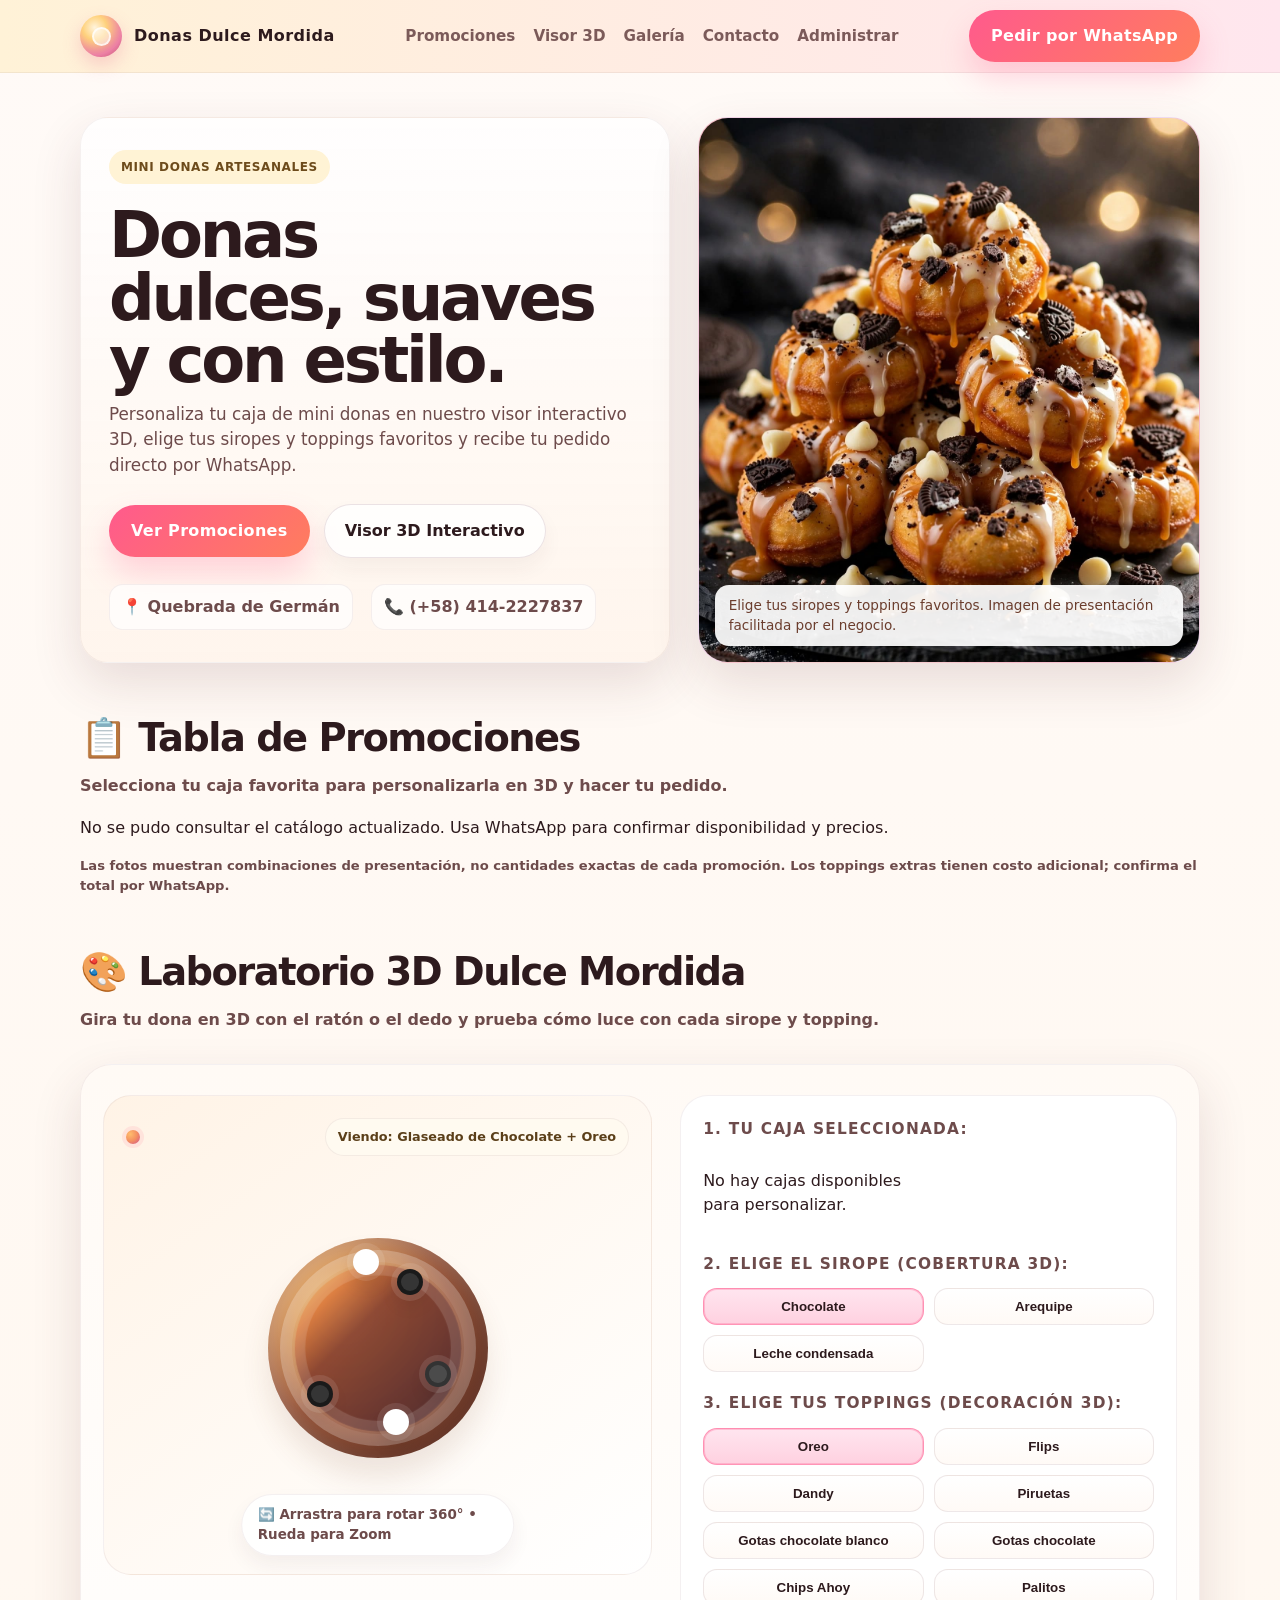
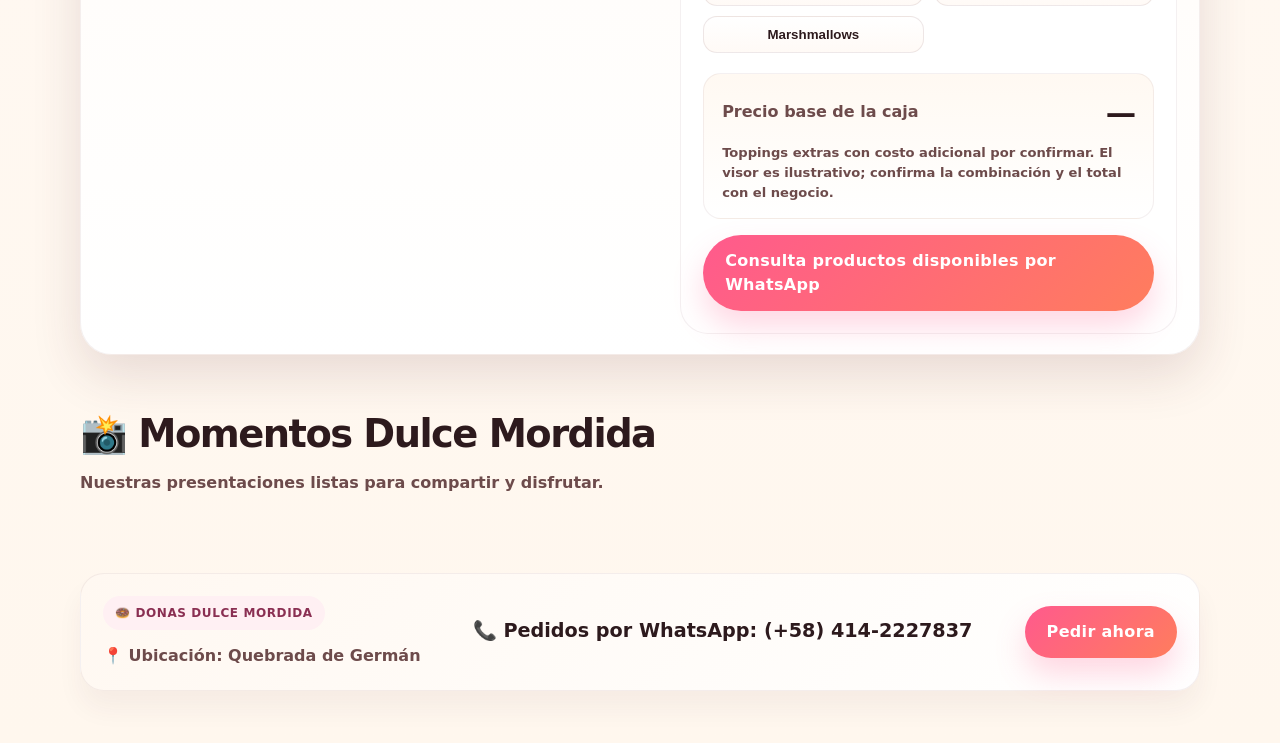
<file: index.html>
<!DOCTYPE html>
<html lang="es">
<head>
  <meta charset="UTF-8" />
  <meta name="viewport" content="width=device-width, initial-scale=1.0" />
  <title>Donas Dulce Mordida</title>
  <meta name="referrer" content="no-referrer" />
  <meta name="description" content="Donas Dulce Mordida — mini donas artesanales, personalización 3D y pedidos por WhatsApp." />
  <style>
    :root{
      --bg:#fffaf5;
      --panel:#fff;
      --rose:#ff5a8d;
      --rose-dark:#d93d73;
      --cream:#ffe7c2;
      --gold:#ffb84d;
      --brown:#6b3d2d;
      --choco:#3c1b1f;
      --text:#2d1a1d;
      --muted:#6d4b4b;
      --shadow:0 20px 50px rgba(89, 42, 48, 0.14);
      --card:#fff7f2;
      --success:#4caf50;
      --pink-soft:#ffd9e7;
      --lemon:#ffe898;
    }

    [hidden]{display:none!important}
    *{box-sizing:border-box}
    html{scroll-behavior:smooth}
    body{
      margin:0;
      font-family: system-ui, -apple-system, BlinkMacSystemFont, "Segoe UI", sans-serif;
      background:linear-gradient(180deg,#fffaf7 0%,#fff7ee 100%);
      color:var(--text);
      line-height:1.5;
    }

    a{color:inherit;text-decoration:none}
    img{max-width:100%; display:block}
    .container{
      width:min(1120px, calc(100% - 32px));
      margin:0 auto;
    }

    .topbar{
      background:linear-gradient(90deg, #fff2d7, #ffe6ee);
      border-bottom:1px solid rgba(109,75,75,0.08);
      position:sticky;
      top:0;
      z-index:15;
      backdrop-filter: blur(8px);
    }

    .topbar .container{
      display:flex;align-items:center;justify-content:space-between;
      min-height:72px; gap:16px;
    }

    .brand{
      display:flex;align-items:center;gap:12px;
      font-weight:800; letter-spacing:0.03em;
    }

    .brand-mark{
      width:42px;height:42px;border-radius:50%;
      background:radial-gradient(circle at 35% 30%, #fff4dd 0%, #ffd27d 30%, #ff8bb2 68%, #d5547a 100%);
      box-shadow:inset -7px -10px 12px rgba(0,0,0,0.08), 0 8px 18px rgba(234,110,149,0.28);
      position:relative;
    }

    .brand-mark::before{
      content:"";
      position:absolute; inset:12px 11px 11px 12px;
      border-radius:50%;
      background:rgba(255,255,255,0.5);
      border:2px solid rgba(255,255,255,0.7);
    }

    .nav{
      display:flex;align-items:center;gap:18px; flex-wrap:wrap;
      font-size:0.95rem; font-weight:600; color:var(--muted);
    }

    .nav a{opacity:0.9}
    .nav a:hover{opacity:1;color:var(--rose-dark)}

    .cta{
      display:inline-flex;align-items:center;justify-content:center;
      gap:10px;
      border:none;border-radius:999px; padding:14px 22px;
      background:linear-gradient(135deg, var(--rose), #ff7d5d);
      color:white; font-weight:800; letter-spacing:0.02em;
      box-shadow:0 16px 30px rgba(255, 99, 146, .25);
      cursor:pointer;
      transition:transform .2s ease, box-shadow .2s ease;
    }

    .cta:hover{
      transform:translateY(-2px);
      box-shadow:0 20px 32px rgba(255, 99, 146, .30);
    }

    .hero{
      padding:44px 0 22px;
    }

    .hero-wrap{
      display:grid;grid-template-columns:1.08fr .92fr; gap:28px;
      align-items:stretch;
    }

    .hero-box{
      background:linear-gradient(180deg, rgba(255,255,255,0.8), rgba(255,244,236,0.9));
      border-radius:28px;
      padding:32px 28px;
      box-shadow:var(--shadow);
      border:1px solid rgba(131,87,95,0.08);
    }

    .eyebrow{
      display:inline-block;
      background:#fff3d5;
      color:#6d4b1b;
      padding:8px 12px; border-radius:999px; font-weight:700;
      font-size:.75rem; letter-spacing:0.05em; text-transform:uppercase;
    }

    h1{
      margin:20px 0 10px;
      font-size: clamp(2.5rem, 5vw, 5rem);
      line-height:0.98;
      letter-spacing:-0.05em;
    }

    .hero-copy p{
      margin:0;
      color:var(--muted);
      font-size:1.05rem;
      max-width:640px;
    }

    .hero-actions{
      display:flex;align-items:center; flex-wrap:wrap; gap:14px; margin-top:26px;
    }

    .ghost{
      display:inline-flex;align-items:center;justify-content:center;
      border:1px solid rgba(112,61,77,0.14);
      background:rgba(255,255,255,0.8);
      color:var(--text);
      border-radius:999px;
      padding:14px 20px;
      font-weight:700;
      box-shadow:0 10px 20px rgba(80, 31, 47, 0.05);
    }

    .meta{
      display:flex; align-items:center; gap:18px; flex-wrap:wrap;
      margin-top:26px; font-weight:700; color:var(--muted);
    }

    .meta-item{
      display:flex;align-items:center;gap:10px;
      background:rgba(255,255,255,0.7);
      padding:10px 12px; border-radius:14px;
      border:1px solid rgba(112,61,77,0.08);
    }

    .mini-donut-art{
      position:relative; min-height:440px; border-radius:30px;
      background:radial-gradient(circle at 30% 20%, #fff7d6 0%, #ffd5d9 22%, #ffc0cf 35%, #f7e7ff 100%);
      overflow:hidden;
      box-shadow:var(--shadow);
      border:1px solid rgba(131,87,95,0.08);
    }

    .mini-donut-art::before{
      content:"";
      position:absolute; inset:0;
      background:
        radial-gradient(circle at 22% 25%, rgba(255,255,255,.55), transparent 13%),
        radial-gradient(circle at 72% 65%, rgba(255,255,255,.38), transparent 17%),
        radial-gradient(circle at 50% 80%, rgba(255,255,255,.2), transparent 28%);
    }

    .donut-scene{
      position:absolute; inset:0;
      display:grid; place-items:center;
      transform:translateY(12px);
    }

    .donut{
      position:relative;
      width:238px; height:238px;
      border-radius:50%;
      background: radial-gradient(circle at 35% 35%, #f5d2a0 0%, #e9a870 24%, #c9743d 44%, #7d3f2b 100%);
      box-shadow:
       inset -18px -14px 30px rgba(0,0,0,.14),
       inset 12px 10px 18px rgba(255,255,255,.22),
       0 24px 35px rgba(126,67,39,0.2);
      animation: floaty 6s ease-in-out infinite;
    }

    @keyframes floaty{
      0%,100%{transform:translateY(0) rotate(0deg)}
      50%{transform:translateY(-8px) rotate(3deg)}
    }

    .donut::before{
      content:"";
      position:absolute; inset:18px;
      border-radius:50%;
      background: rgba(255,255,255,0.2);
      box-shadow: inset 0 0 0 14px rgba(255,255,255,0.1);
    }

    .donut::after{
      content:"";
      position:absolute; inset:18px 18px 18px 18px;
      border-radius:50%;
      background:
        radial-gradient(circle at 50% 50%, rgba(255,255,255,0.12) 0 62%, transparent 63%),
        radial-gradient(circle at 50% 50%, transparent 0 70%, rgba(122,59,38,0.25) 71%);
      transform: rotate(-18deg);
    }

    .glaze{
      position:absolute; inset: 30px 30px 34px 30px;
      border-radius:50%;
      background:
        radial-gradient(circle at 25% 25%, rgba(255,255,255,0.58), transparent 17%),
        linear-gradient(135deg, #ffcf69, #f58d6f 30%, #d24b82 68%, #b93a7c);
      transform:scale(1.04);
      opacity:.92;
      box-shadow: inset 0 0 0 10px rgba(255,255,255,0.15);
    }

    .topping{
      position:absolute; border-radius:50%;
      animation: halo 3s ease-in-out infinite;
    }

    .topping:nth-child(1){ width:32px; height:32px; background:#ffb83d; left:20%; top:31%; }
    .topping:nth-child(2){ width:28px; height:28px; background:#efe1b5; right:26%; top:24%; }
    .topping:nth-child(3){ width:32px; height:32px; background:#4a3427; left:40%; bottom:18%; }
    .topping:nth-child(4){ width:34px; height:34px; background:#fff; right:20%; bottom:26%; }
    .topping:nth-child(5){ width:36px; height:36px; background:#ff6ba3; left:21%; bottom:33%; }

    @keyframes halo{
      0%,100%{transform:scale(1) translateY(0)}
      50%{transform:scale(1.1) translateY(-5px)}
    }

    .floating-badge{
      position:absolute;
      padding:12px 16px;
      border-radius:14px;
      background:rgba(255,255,255,0.88);
      box-shadow:0 12px 18px rgba(80,31,47,0.12);
      font-weight:700;
      color:var(--rose-dark);
      backdrop-filter:blur(4px);
    }

    .badge-1{ left:34px; top:34px; }
    .badge-2{ right:28px; bottom:34px; }
    .badge-3{ left:50%; top:10%; transform:translateX(-50%); }

    .section{
      padding:24px 0 10px;
    }

    .title-row{
      display:flex;align-items:end;justify-content:space-between; gap:16px; margin-bottom:18px;
    }

    h2{
      font-size: clamp(2rem, 3vw, 3rem);
      margin:0;
      letter-spacing:-0.04em;
    }

    .subtitle{
      color:var(--muted); font-weight:600; margin-top:8px;
    }

    .promo-grid{
      display:grid;
      grid-template-columns:repeat(2, minmax(240px,1fr));
      gap:18px;
      margin-top:18px;
    }

    .promo-card{
      background:linear-gradient(180deg,#fff8f2,#fff);
      border:1px solid rgba(112,61,77,0.09);
      border-radius:24px;
      overflow:hidden;
      box-shadow:0 18px 26px rgba(85,48,52,0.06);
      position:relative;
    }

    .promo-card .visual{
      height:220px;
      position:relative;
      background:linear-gradient(135deg, #ffd7d2, #fff1c7 44%, #fdd6f0 100%);
      display:grid; place-items:center;
      overflow:hidden;
    }

    .promo-card .visual::before{
      content:"";
      position:absolute; inset:0;
      background:
        radial-gradient(circle at 20% 25%, rgba(255,255,255,.7), transparent 15%),
        radial-gradient(circle at 72% 28%, rgba(255,255,255,.6), transparent 18%),
        linear-gradient(180deg, rgba(255,255,255,0.08), rgba(255,255,255,0));
    }

    .promo-card .mini{
      position:relative; width:136px; height:136px; border-radius:50%;
      background:radial-gradient(circle at 35% 35%, #f3c37f 0%, #e49d52 40%, #ba5d3a 100%);
      box-shadow:inset -12px -10px 18px rgba(0,0,0,0.12), 0 14px 24px rgba(146,71,41,.16);
    }

    .promo-card .mini::before{
      content:"";
      position:absolute; inset:18px;
      border-radius:50%;
      background:linear-gradient(135deg, #fff2b9, #ffb4b4 55%, #ff8aa9);
      box-shadow:inset 0 0 0 10px rgba(255,255,255,0.16);
    }

    .promo-card-content{
      padding:20px 20px 22px;
    }

    .promo-card h3{
      margin:0 0 8px; font-size:1.5rem; letter-spacing:-0.03em;
    }

    .promo-card p{
      margin:0; color:var(--muted); font-weight:600;
    }

    .promo-tag{
      position:absolute; top:16px; left:16px; background:rgba(255,255,255,0.88);
      color:var(--rose-dark); font-weight:800; padding:8px 12px; border-radius:999px;
      box-shadow:0 8px 16px rgba(145,74,92,.1);
    }

    .customizer{
      margin-top:32px;
      background:linear-gradient(180deg, #fffaf5 0%, #fff 100%);
      border:1px solid rgba(112,61,77,0.08);
      border-radius:32px;
      box-shadow: var(--shadow);
      padding:30px 22px 20px;
    }

    .customizer-shell{
      display:grid; grid-template-columns:1.05fr .95fr; gap:28px; align-items:start;
    }

    .donut-stage{
      background:linear-gradient(145deg,#fff3e6,#fff);
      border:1px solid rgba(112,61,77,0.08);
      border-radius:28px;
      padding:22px;
      min-height:480px;
      position:relative;
      overflow:hidden;
    }

    .stage-header{
      display:flex; align-items:center; justify-content:space-between; gap:14px;
      margin-bottom:12px;
    }

    .selector-dot{
      width:14px;height:14px;border-radius:50%;
      background:radial-gradient(circle at 30% 30%, #ffbd6d, #f48f61, #d0528d);
      box-shadow:0 0 0 4px rgba(255,107,128,.12);
    }

    .stage-badge{
      background:#fffaf0;
      color:#5b3f19; border:1px solid rgba(112,61,77,0.08);
      border-radius:999px; padding:8px 12px; font-weight:700; font-size:.8rem;
    }

    .donut-viewer{
      position:relative;
      width:100%;
      min-height:360px;
      display:grid; place-items:center;
      perspective:1000px;
    }

    .donut-model{
      position:relative;
      width:220px; height:220px;
      transform-style:preserve-3d;
      transition: transform .4s ease;
      cursor:grab;
      user-select:none;
      animation: bob 7s ease-in-out infinite;
    }

    @keyframes bob{
      0%,100%{transform:translateY(0) rotateX(16deg) rotateY(0deg)}
      50%{transform:translateY(-8px) rotateX(12deg) rotateY(18deg)}
    }

    .donut-model .base{
      position:absolute; inset:0;
      border-radius:50%;
      background:radial-gradient(circle at 35% 35%, #f5d29d 0%, #d8944e 24%, #9c5639 52%, #5b2b24 100%);
      box-shadow: inset -20px -18px 30px rgba(0,0,0,0.18), inset 10px 10px 22px rgba(255,255,255,0.26), 0 20px 28px rgba(118,68,40,0.12);
    }

    .donut-model .base::before{
      content:"";
      position:absolute; inset:12px;
      border-radius:50%;
      background: rgba(255,255,255,0.17);
      box-shadow: inset 0 0 0 12px rgba(255,255,255,0.08);
    }

    .donut-model .glaze{
      position:absolute; inset:30px;
      border-radius:50%;
      background:var(--glaze);
      box-shadow: inset 0 0 0 10px rgba(255,255,255,0.14);
    }

    .donut-model .topping{
      position:absolute;
      border-radius:50%;
      width:26px; height:26px;
      background:var(--topping-color);
      box-shadow: 0 0 0 5px rgba(255,255,255,0.12);
      left:50%; top:50%;
      transform: translate(-50%, -50%) translate(var(--x), var(--y));
    }

    .donut-model .topping::before{
      content:"";
      position:absolute; inset:4px; border-radius:50%;
      background: rgba(255,255,255,0.12);
    }

    .donut-stage .drag-hint{
      position:absolute; left:50%; bottom:18px; transform:translateX(-50%);
      background:rgba(255,255,255,0.9);
      border:1px solid rgba(112,61,77,0.08);
      border-radius:999px;
      padding:10px 16px;
      font-size:0.84rem; font-weight:700; color:var(--muted);
      box-shadow:0 10px 20px rgba(76,41,49,.06);
    }

    .controls{
      background:#fff;
      border:1px solid rgba(112,61,77,0.08);
      border-radius:28px;
      padding:22px;
    }

    .controls-block{
      margin-bottom:20px;
    }

    .controls-block h4{
      margin:0 0 12px;
      font-size:0.96rem; letter-spacing:0.08em; text-transform:uppercase; color:var(--muted);
    }

    .option-grid{
      display:grid; grid-template-columns:repeat(2, minmax(110px,1fr)); gap:10px;
    }

    .option{
      border:1px solid rgba(136,96,102,0.14);
      background:linear-gradient(180deg,#fff,#fffaf6);
      color:var(--text);
      border-radius:14px;
      padding:10px 8px;
      font-weight:700;
      cursor:pointer;
      text-align:center;
      transition:all .2s ease;
    }

    .option:hover{ border-color: rgba(255,95,145,0.4); }
    .option.active{
      background:linear-gradient(180deg,#ffe5ef,#ffd1e0);
      border-color: rgba(255,95,145,0.6);
      box-shadow: inset 0 0 0 1px rgba(255,95,145,0.28);
    }

    .pill{
      display:flex; align-items:center; justify-content:center; gap:8px;
      border:1px solid rgba(112,61,77,0.1);
      background:rgba(255,255,255,0.8);
      border-radius:999px; padding:10px 12px; font-weight:700;
    }

    .swatch{
      width:16px; height:16px; border-radius:50%;
      box-shadow:inset 0 0 0 2px rgba(255,255,255,0.7);
    }

    .totals{
      background:linear-gradient(180deg, #fff9f2, #fff);
      border:1px solid rgba(112,61,77,0.08);
      border-radius:18px;
      padding:16px 18px;
      margin-top:12px;
    }

    .totals-row{
      display:flex; align-items:center; justify-content:space-between; gap:10px;
      font-weight:700; color:var(--muted);
    }

    .totals-row strong{
      color:var(--text); font-size:1.9rem; letter-spacing:-0.04em;
    }

    .warning{
      color:var(--muted); font-size:0.82rem; margin-top:8px; font-weight:600;
    }

    .gallery{
      margin-top:16px;
      padding-bottom:42px;
    }

    .gallery-grid{
      display:grid; grid-template-columns:repeat(3, minmax(180px,1fr));
      gap:18px;
      margin-top:20px;
    }

    .gallery-item{
      background:linear-gradient(180deg, #fff8f5,#fff);
      border:1px solid rgba(112,61,77,0.08);
      border-radius:22px; overflow:hidden; box-shadow:0 18px 26px rgba(85,48,52,0.06);
    }

    .thumb{
      height:280px;
      background:linear-gradient(135deg,#ffd9c3,#ffeec9,#ffc5dc);
      position:relative;
      overflow:hidden;
    }

    .thumb::before{
      content:"";
      position:absolute; inset:0;
      background:
        radial-gradient(circle at 30% 25%, rgba(255,255,255,.78), transparent 18%),
        linear-gradient(180deg, transparent, rgba(0,0,0,0.06));
    }

    .thumb:nth-child(2){ background:linear-gradient(135deg,#ffe4e7,#f9d6a5,#ffddbb); }
    .thumb:nth-child(3){ background:linear-gradient(135deg,#dbf0ff,#ffe6ef,#f4d6ff); }

    .donut-plate{
      position:absolute; inset:auto 50% 36px 50%; transform:translateX(-50%);
      width:170px; height:170px; border-radius:50%;
      background:radial-gradient(circle at 35% 35%, #f6d59e 0%, #d2824c 26%, #a25b37 52%, #4d2e28 100%);
      box-shadow: inset -18px -16px 20px rgba(0,0,0,0.14), 0 12px 20px rgba(88,55,46,0.1);
    }

    .donut-plate::before{
      content:"";
      position:absolute; inset:20px; border-radius:50%;
      background:linear-gradient(135deg,#ffe3a8,#ffb2c3,#f3b19d);
      box-shadow: inset 0 0 0 10px rgba(255,255,255,0.12);
    }

    .gallery-item .meta{
      padding:16px 18px 18px; margin:0;
      display:block;
    }

    .gallery-item h4{
      margin:0 0 6px; font-size:1.25rem; letter-spacing:-0.03em;
    }

    .footer{
      padding:18px 0 52px;
      color:var(--muted);
    }

    .footer-card{
      background:linear-gradient(135deg,#fff8f1,#fff);
      border:1px solid rgba(112,61,77,0.08);
      border-radius:24px;
      padding:22px;
      display:flex; align-items:center; justify-content:space-between; gap:14px; flex-wrap:wrap;
      box-shadow:0 18px 26px rgba(85,48,52,0.05);
    }

    .phone{
      font-weight:800; color:var(--text); font-size:1.2rem;
    }

    @media (max-width: 900px) {
      .hero-wrap, .customizer-shell {grid-template-columns:1fr;}
      .promo-grid {grid-template-columns:1fr;}
      .gallery-grid {grid-template-columns:1fr 1fr;}
      .topbar .container{flex-wrap:wrap; justify-content:center; padding:14px 0;}
      .nav{justify-content:center}
    }

    @media (max-width: 560px) {
      h1{font-size:2.6rem}
      .hero-box{padding:22px 18px}
      .option-grid{grid-template-columns:1fr 1fr}
      .gallery-grid{grid-template-columns:1fr}
      .tagline{display:none}
      .nav{gap:10px 16px; font-size:0.82rem}
    }

    section[id],footer[id]{scroll-margin-top:160px}
    /* Fotos locales: se conservan los originales y se recortan solo al mostrarlas. */
    .hero-photo{width:100%;height:100%;position:absolute;inset:0;object-fit:cover;object-position:center 58%}
    .mini-donut-art::before,.promo-card .visual::before,.thumb::before{display:none}
    .visual img,.thumb img{width:100%;height:100%;object-fit:cover}
    .promo-tag{z-index:1}
    .promo-card-content .ghost{margin-top:14px;padding:10px 16px}
    .menu-original{margin:26px 0 10px;background:#fff;border-radius:24px;overflow:hidden;border:1px solid #f0d9df}
    .menu-original img{width:100%;height:auto}
    .menu-original figcaption{padding:14px 18px;color:var(--muted)}
    .menu-original a{text-decoration:underline}
    .photo-note{position:absolute;bottom:16px;left:16px;right:16px;background:rgba(255,255,255,.92);border-radius:14px;padding:10px 14px;font-size:.85rem;color:var(--brown)}
    .donut-model{touch-action:none}
    #orderSelection{margin-top:16px;width:100%}
  </style>
</head>
<body>
  <header class="topbar">
    <div class="container">
      <div class="brand">
        <div class="brand-mark"></div>
        <span>Donas Dulce Mordida</span>
      </div>

      <nav class="nav" aria-label="Navegación principal">
        <a href="#catalogo">Promociones</a>
        <a href="#personalizador3d">Visor 3D</a>
        <a href="#galeria">Galería</a>
        <a href="#contacto">Contacto</a>
        <a href="admin/">Administrar</a>
      </nav>

      <a class="cta" href="https://wa.me/584142227837?text=Hola%20Donas%20Dulce%20Mordida%2C%20quiero%20hacer%20mi%20pedido." target="_blank" rel="noreferrer">
        Pedir por WhatsApp
      </a>
    </div>
  </header>

  <main>
    <noscript><p class="container">Activa JavaScript para consultar el catálogo actualizado. También puedes pedir por WhatsApp al +58 414-2227837.</p></noscript>
    <section class="hero">
      <div class="container hero-wrap">
        <div class="hero-box">
          <span class="eyebrow">Mini donas artesanales</span>

          <h1>Donas<br>dulces, suaves y con estilo.</h1>

          <div class="hero-copy">
            <p>Personaliza tu caja de mini donas en nuestro visor interactivo 3D, elige tus siropes y toppings favoritos y recibe tu pedido directo por WhatsApp.</p>
          </div>

          <div class="hero-actions">
            <a class="cta" href="#catalogo">Ver Promociones</a>
            <a class="ghost" href="#personalizador3d">Visor 3D Interactivo</a>
          </div>

          <div class="meta">
            <div class="meta-item">📍 Quebrada de Germán</div>
            <div class="meta-item">📞 (+58) 414-2227837</div>
          </div>
        </div>

        <div class="mini-donut-art">
          <img class="hero-photo" src="assets/images/47604.webp" alt="Mini donas decoradas con galleta y gotas de chocolate blanco" width="1040" height="1560" fetchpriority="high" />
          <div class="photo-note">Elige tus siropes y toppings favoritos. Imagen de presentación facilitada por el negocio.</div>
        </div>
      </div>
    </section>

    <section class="section" id="catalogo">
      <div class="container">
        <div class="title-row">
          <div>
            <h2>📋 Tabla de Promociones</h2>
            <div class="subtitle">Selecciona tu caja favorita para personalizarla en 3D y hacer tu pedido.</div>
          </div>
        </div>

        <p id="catalogStatus" role="status" aria-live="polite">Consultando catálogo actualizado…</p>
        <div class="promo-grid" hidden></div>
        <p class="warning">Las fotos muestran combinaciones de presentación, no cantidades exactas de cada promoción. Los toppings extras tienen costo adicional; confirma el total por WhatsApp.</p>
        <figure class="menu-original" hidden>
          <a href="assets/images/46378.jpg" target="_blank" rel="noopener noreferrer"><img src="assets/images/46378.jpg" alt="Menú original: Mini Clásico, 6 mini donas por $2; Dulce Tentación, 8 por $2.50; Fiesta Mini Donas, 12 por $3.50; Mega Tentación, 20 por $5. Pedidos al +58 414-2227837." width="1560" height="1040" loading="lazy" /></a>
          <figcaption>Menú original del negocio. <a href="assets/images/46378.jpg" target="_blank" rel="noopener noreferrer">Abrir imagen completa</a>.</figcaption>
        </figure>
      </div>
    </section>

    <section class="section" id="personalizador3d">
      <div class="container">
        <div class="title-row">
          <div>
            <h2>🎨 Laboratorio 3D Dulce Mordida</h2>
            <div class="subtitle">Gira tu dona en 3D con el ratón o el dedo y prueba cómo luce con cada sirope y topping.</div>
          </div>
        </div>

        <div class="customizer">
          <div class="customizer-shell">
            <div class="donut-stage">
              <div class="stage-header">
                <div class="selector-dot"></div>
                <div class="stage-badge">Viendo: Glaseado de Chocolate + Oreo</div>
              </div>

              <div class="donut-viewer">
                <div class="donut-model" id="donutModel" aria-label="Vista 3D de la dona">
                  <div class="base"></div>
                  <div class="glaze"></div>
                  <div class="topping" style="--x: 32px; --y: -66px; --topping-color:#fff;"></div>
                  <div class="topping" style="--x: -12px; --y: -86px; --topping-color:#f9df67;"></div>
                  <div class="topping" style="--x: 60px; --y: 26px; --topping-color:#2c1f2b;"></div>
                  <div class="topping" style="--x: -58px; --y: 46px; --topping-color:#ffffff;"></div>
                  <div class="topping" style="--x: 18px; --y: 74px; --topping-color:#f13d76;"></div>
                </div>
              </div>

              <div class="drag-hint">🔄 Arrastra para rotar 360° • Rueda para Zoom</div>
            </div>

            <div class="controls">
              <div class="controls-block">
                <h4>1. Tu Caja Seleccionada:</h4>
                <div class="option-grid" id="packageOptions"><p>Consultando cajas disponibles…</p>
                </div>
              </div>

              <div class="controls-block">
                <h4>2. Elige el Sirope (Cobertura 3D):</h4>
                <div class="option-grid" id="syrupOptions">
                  <button class="option active" type="button" data-syrup="chocolate">Chocolate</button>
                  <button class="option" type="button" data-syrup="arequipe">Arequipe</button>
                  <button class="option" type="button" data-syrup="condensada">Leche condensada</button>
                </div>
              </div>

              <div class="controls-block">
                <h4>3. Elige tus Toppings (Decoración 3D):</h4>
                <div class="option-grid" id="toppingOptions">
                  <button class="option active" type="button" data-topping="oreo">Oreo</button>
                  <button class="option" type="button" data-topping="flips">Flips</button>
                  <button class="option" type="button" data-topping="dandy">Dandy</button>
                  <button class="option" type="button" data-topping="piruetas">Piruetas</button>
                  <button class="option" type="button" data-topping="blanco">Gotas chocolate blanco</button>
                  <button class="option" type="button" data-topping="chocolate">Gotas chocolate</button>
                  <button class="option" type="button" data-topping="chips">Chips Ahoy</button>
                  <button class="option" type="button" data-topping="palitos">Palitos</button>
                  <button class="option" type="button" data-topping="marshmallows">Marshmallows</button>
                </div>
              </div>

              <div class="totals">
                <div class="totals-row">
                  <span>Precio base de la caja</span>
                  <strong id="totalPrice">—</strong>
                </div>
                <div class="warning">Toppings extras con costo adicional por confirmar. El visor es ilustrativo; confirma la combinación y el total con el negocio.</div>
              </div>
              <a class="cta" id="orderSelection" href="https://wa.me/584142227837" target="_blank" rel="noopener noreferrer">Pedir esta combinación por WhatsApp</a>
            </div>
          </div>
        </div>
      </div>
    </section>

    <section class="section gallery" id="galeria">
      <div class="container">
        <div class="title-row">
          <div>
            <h2>📸 Momentos Dulce Mordida</h2>
            <div class="subtitle">Nuestras presentaciones listas para compartir y disfrutar.</div>
          </div>
        </div>

        <div class="gallery-grid" hidden></div>
      </div>
    </section>
  </main>

  <footer class="footer" id="contacto">
    <div class="container">
      <div class="footer-card">
        <div>
          <div class="eyebrow" style="background:#fff0f3;color:#8a2f52;">🍩 Donas Dulce Mordida</div>
          <div style="margin-top:14px; font-weight:700; color:var(--muted);">📍 Ubicación: Quebrada de Germán</div>
        </div>

        <div class="phone">📞 Pedidos por WhatsApp: (+58) 414-2227837</div>

        <a class="cta" href="https://wa.me/584142227837?text=Hola%20Donas%20Dulce%20Mordida%2C%20quiero%20hacer%20mi%20pedido." target="_blank" rel="noreferrer">
          Pedir ahora
        </a>
      </div>
    </div>
  </footer>

  <script>
    const syrupPalette = {
      chocolate: "linear-gradient(135deg, #f7cf65 0%, #db7a3c 20%, #87412e 38%, #46262c 100%)",
      arequipe: "linear-gradient(135deg, #e5b56a, #b56c2f, #79411f)",
      caramelo: "linear-gradient(135deg, #f9e1a3 0%, #ffb85c 28%, #db7a27 58%, #7a3a20 100%)",
      condensada: "linear-gradient(135deg, #fef7cf 0%, #f8dd8e 28%, #e7b95e 58%, #b88439 100%)"
    };

    const toppingPalette = {
      oreo:["#1a1a1a","#fff","#333"], flips:["#8c562f","#c59758","#75432b"],
      dandy:["#e52b38","#f8d82b","#39a745"], piruetas:["#a06c39","#eee0bc","#713b24"],
      blanco:["#fff7de","#f4e5b5"], chocolate:["#593628","#774932"],
      chips:["#b28c56","#533225"], palitos:["#714127","#40281f"],
      marshmallows:["#fff7e9","#f7bfd4","#badce8"]
    };
    const priceMap = {};
    let selectedSyrup = "chocolate";
    let selectedTopping = "oreo";
    let selectedPackage = "";

    const donutModel = document.getElementById("donutModel");
    const totalPrice = document.getElementById("totalPrice");
    const syrupButtons = [...document.querySelectorAll("[data-syrup]")];
    const toppingButtons = [...document.querySelectorAll("[data-topping]")];
    const packageButtons = [...document.querySelectorAll("[data-package]")];
    const productDetails = new Map();

    function updateDonut() {
      const glaze = donutModel.querySelector(".glaze");
      glaze.style.background = syrupPalette[selectedSyrup];

      const toppingEls = [...donutModel.querySelectorAll(".topping")];
      const palette = toppingPalette[selectedTopping];
      toppingEls.forEach((el, index) => {
        const color = palette[index % palette.length];
        el.style.background = color;
        el.style.boxShadow = `0 0 0 6px rgba(255,255,255,0.10), 0 10px 18px rgba(0,0,0,0.10)`;
      });

      const basePrice = priceMap[selectedPackage];
      const orderLink = document.getElementById("orderSelection");
      if (!Number.isFinite(basePrice) || !packageButtons.length) {
        totalPrice.textContent = "—";
        orderLink.removeAttribute("href");
        orderLink.textContent = "Consulta productos disponibles por WhatsApp";
        orderLink.href = "https://wa.me/584142227837?text=" + encodeURIComponent("Hola, quisiera consultar los productos disponibles.");
        return;
      }
      orderLink.textContent = "Pedir esta combinación por WhatsApp";
      totalPrice.textContent = "$" + basePrice.toFixed(2);
      const packageLabel = packageButtons.find(b => b.dataset.package === selectedPackage).textContent;
      const syrupLabel = syrupButtons.find(b => b.dataset.syrup === selectedSyrup).textContent;
      const toppingLabel = toppingButtons.find(b => b.dataset.topping === selectedTopping).textContent;
      document.querySelector(".stage-badge").textContent = `Viendo: ${syrupLabel} + ${toppingLabel}`;
      const units = productDetails.get(selectedPackage)?.quantity;
      const message = `Hola Donas Dulce Mordida, quiero pedir ${packageLabel}${units ? ` (${units} mini donas)` : ""}. Sirope: ${syrupLabel}. Topping: ${toppingLabel}. Quisiera confirmar disponibilidad, extras y total final.`;
      document.getElementById("orderSelection").href = "https://wa.me/584142227837?text=" + encodeURIComponent(message);
    }

    document.getElementById("syrupOptions").addEventListener("click", (event) => {
      const button = event.target.closest("[data-syrup]");
      if (!button) return;
      syrupButtons.forEach(b => b.classList.toggle("active", b === button));
      selectedSyrup = button.dataset.syrup;
      updateDonut();
    });

    document.getElementById("toppingOptions").addEventListener("click", (event) => {
      const button = event.target.closest("[data-topping]");
      if (!button) return;
      toppingButtons.forEach(b => b.classList.toggle("active", b === button));
      selectedTopping = button.dataset.topping;
      updateDonut();
    });

    document.getElementById("packageOptions").addEventListener("click", (event) => {
      const btn=event.target.closest("[data-package]");
      if(!btn)return;
      packageButtons.forEach(b => b.classList.toggle("active", b===btn));
      selectedPackage=btn.dataset.package;
      updateDonut();
    });
    window.addEventListener("dulcemordida:catalog", (event) => {
      const products=event.detail;
      const options=document.getElementById("packageOptions");
      const buttons=products.map((p,index)=>{
        priceMap[p.id]=Number(p.price);productDetails.set(p.id,p);
        const button=document.createElement("button");button.type="button";
        button.className="option";button.dataset.package=p.id;
        button.textContent=p.name+" · $"+Number(p.price).toFixed(2);
        return button;
      });
      if(!products.some(p=>p.id===selectedPackage))selectedPackage=products[0]?.id || "";
      buttons.forEach(b=>b.classList.toggle("active",b.dataset.package===selectedPackage));
      packageButtons.splice(0,packageButtons.length,...buttons);
      options.replaceChildren(...buttons);
      if(!buttons.length){const note=document.createElement("p");note.textContent="No hay cajas disponibles para personalizar.";options.append(note);}
      updateDonut();
    });

    let dragging = false;
    let startX = 0;
    let currentRotate = 0;

    donutModel.addEventListener("pointerdown", (e) => {
      dragging = true;
      startX = e.clientX;
      donutModel.setPointerCapture(e.pointerId);
    });

    donutModel.addEventListener("pointermove", (e) => {
      if (!dragging) return;
      const delta = e.clientX - startX;
      currentRotate += delta * 0.4;
      donutModel.style.transform = `rotateY(${currentRotate}deg) rotateX(16deg) scale(1.02)`;
      startX = e.clientX;
    });

    donutModel.addEventListener("pointerup", () => dragging = false);
    donutModel.addEventListener("pointerleave", () => dragging = false);

    donutModel.addEventListener("wheel", (e) => {
      e.preventDefault();
      const scale = parseFloat(donutModel.dataset.scale || "1");
      const next = Math.min(1.6, Math.max(0.8, scale + (e.deltaY > 0 ? -0.08 : 0.08)));
      donutModel.dataset.scale = next;
      donutModel.style.transform = `scale(${next}) rotateY(${currentRotate}deg) rotateX(16deg)`;
    }, { passive: false });

    updateDonut();
  </script>
  <script type="module" src="assets/js/catalog.js"></script>
</body>
</html>
</file>
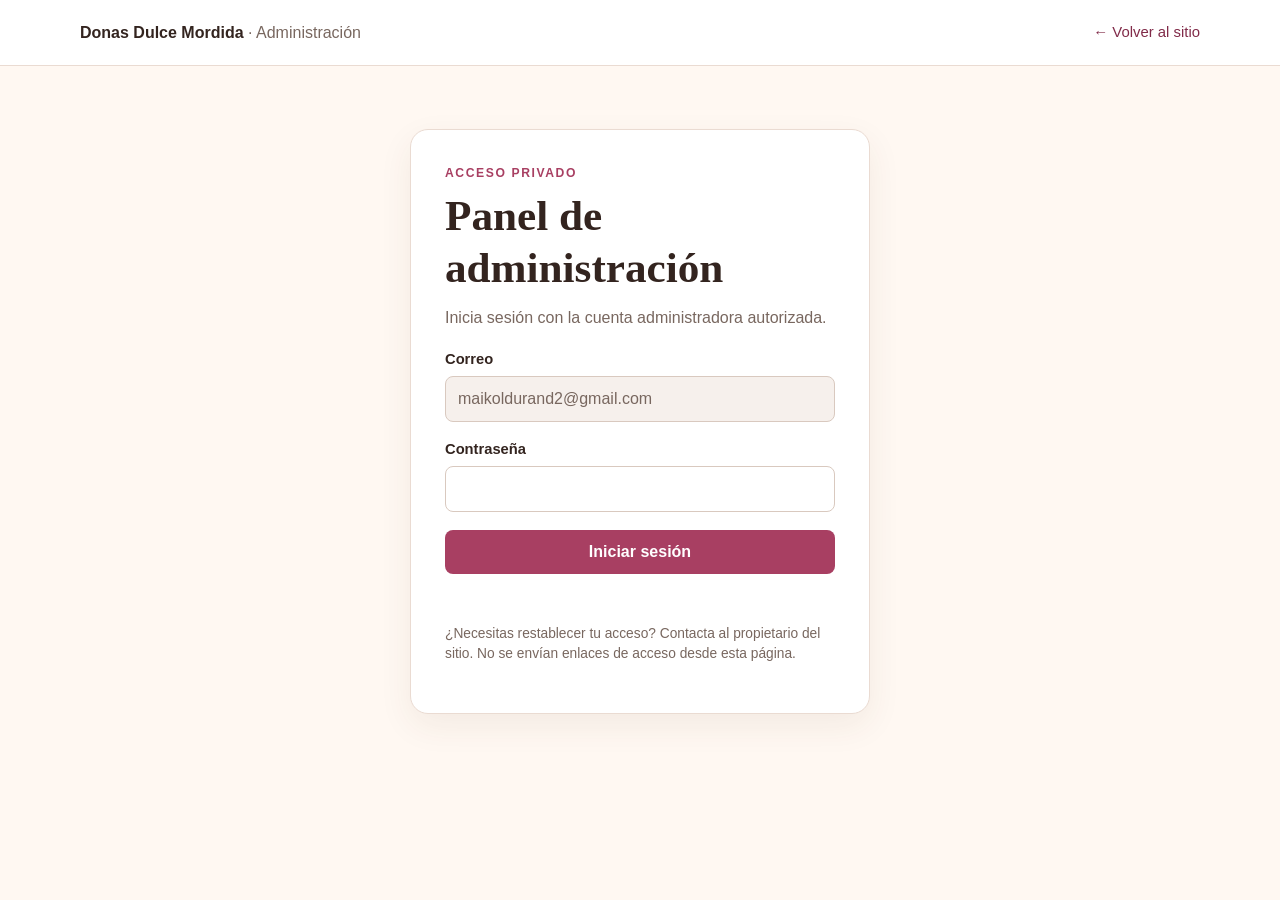
<file: admin/index.html>
<!doctype html>
<html lang="es">
<head>
  <meta charset="utf-8">
  <meta name="viewport" content="width=device-width, initial-scale=1">
  <meta name="referrer" content="no-referrer">
  <meta http-equiv="Content-Security-Policy" content="default-src 'self'; script-src 'self'; style-src 'self'; connect-src https://knzxdzuuklfpaplnzmev.supabase.co; img-src 'self' https:; base-uri 'none'; object-src 'none'; form-action 'none'">
  <meta name="theme-color" content="#fff8f2">
  <title>Administración · Donas Dulce Mordida</title>
  <link rel="stylesheet" href="./admin.css">
</head>
<body>
  <header class="topbar">
    <a class="brand" href="../index.html" aria-label="Volver al sitio público">Donas Dulce Mordida <span>· Administración</span></a>
    <a class="back-link" href="../index.html">← Volver al sitio</a>
  </header>
  <main class="page-wrap">
    <section id="login-view" class="auth-card" aria-labelledby="login-title" hidden>
      <p class="eyebrow">Acceso privado</p><h1 id="login-title">Panel de administración</h1>
      <p class="muted">Inicia sesión con la cuenta administradora autorizada.</p>
      <form id="login-form">
        <label for="login-email">Correo</label>
        <input id="login-email" type="email" autocomplete="username" readonly required>
        <label for="login-password">Contraseña</label>
        <input id="login-password" type="password" autocomplete="current-password" required>
        <button class="primary" type="submit">Iniciar sesión</button>
      </form>
      <p id="login-status" class="status" role="status" aria-live="polite"></p>
      <p class="fine-print">¿Necesitas restablecer tu acceso? Contacta al propietario del sitio. No se envían enlaces de acceso desde esta página.</p>
    </section>

    <section id="activation-view" class="auth-card" aria-labelledby="activation-title" hidden>
      <p class="eyebrow">Activación de cuenta</p><h1 id="activation-title">Elegir contraseña</h1>
      <p class="muted">Crea una contraseña de al menos 12 caracteres para terminar de activar tu cuenta. No cierres ni recargues esta página hasta guardarla.</p>
      <form id="activation-form">
        <label for="new-password">Nueva contraseña</label>
        <input id="new-password" type="password" autocomplete="new-password" minlength="12" required>
        <label for="confirm-password">Confirma la contraseña</label>
        <input id="confirm-password" type="password" autocomplete="new-password" minlength="12" required>
        <button class="primary" type="submit">Guardar y continuar</button>
      </form>
      <p id="activation-status" class="status" role="status" aria-live="polite"></p>
    </section>

    <section id="admin-view" hidden>
      <div class="dashboard-heading">
        <div><p class="eyebrow">Gestión del catálogo</p><h1>Administración</h1><p class="muted">Los cambios se guardan directamente en el catálogo.</p></div>
        <button id="signout-button" class="button secondary" type="button">Cerrar sesión</button>
      </div>
      <p id="global-status" class="status" role="status" aria-live="polite"></p>
      <div id="loading" class="loading" role="status" hidden>Cargando catálogo…</div>
      <nav class="tabs" aria-label="Secciones de administración">
        <button class="tab active" type="button" data-tab="products" aria-selected="true">Productos</button>
        <button class="tab" type="button" data-tab="combos" aria-selected="false">Combos</button>
        <button class="tab" type="button" data-tab="images" aria-selected="false">Imágenes</button>
      </nav>

      <section id="products-panel" class="panel" aria-labelledby="products-heading">
        <div class="panel-heading"><div><h2 id="products-heading">Productos</h2><p class="muted">Edita el catálogo y el orden de presentación.</p></div><button id="new-product" class="primary" type="button">＋ Agregar producto</button></div>
        <form id="product-form" class="editor" hidden>
          <h3 id="product-form-title">Nuevo producto</h3><input id="product-id" type="hidden">
          <div class="form-grid">
            <div><label for="product-name">Nombre</label><input id="product-name" maxlength="100" required></div>
            <div><label for="product-price">Precio base ($ USD)</label><input id="product-price" type="number" min="0" step="0.01" required></div>
            <div><label for="product-quantity">Cantidad / unidades</label><input id="product-quantity" type="number" min="1" max="10000" step="1" value="1" required></div>
            <div><label for="product-image">Imagen</label><select id="product-image"><option value="">Sin imagen</option></select></div>
            <div><label for="product-sort">Orden</label><input id="product-sort" type="number" step="1" value="0"></div>
            <div class="check-field"><input id="product-active" type="checkbox" checked><label for="product-active">Activo</label></div>
            <div class="wide"><label for="product-description">Descripción</label><textarea id="product-description" rows="3" maxlength="1000"></textarea></div>
          </div>
          <div class="form-actions"><button class="primary" type="submit">Guardar producto</button><button class="button secondary cancel-editor" type="button">Cancelar</button></div>
        </form>
        <div id="product-list" class="record-list" aria-live="polite"></div>
      </section>

      <section id="combos-panel" class="panel" aria-labelledby="combos-heading" hidden>
        <div class="panel-heading"><div><h2 id="combos-heading">Combos</h2><p class="muted">Elige los productos incluidos y fija el precio de la oferta; todos se guardan juntos.</p></div><button id="new-combo" class="primary" type="button">＋ Agregar combo</button></div>
        <form id="combo-form" class="editor" hidden>
          <h3 id="combo-form-title">Nuevo combo</h3><input id="combo-id" type="hidden">
          <div class="form-grid">
            <div><label for="combo-name">Nombre</label><input id="combo-name" maxlength="100" required></div>
            <div><label for="combo-price">Precio ($ USD)</label><input id="combo-price" type="number" min="0" step="0.01" required></div>
            <div><label for="combo-image">Imagen</label><select id="combo-image"><option value="">Sin imagen</option></select></div>
            <div><label for="combo-sort">Orden</label><input id="combo-sort" type="number" step="1" value="0"></div>
            <div class="check-field"><input id="combo-active" type="checkbox" checked><label for="combo-active">Activo</label></div>
            <div class="wide"><label for="combo-description">Descripción</label><textarea id="combo-description" rows="3" maxlength="1000"></textarea></div>
          </div>
          <fieldset class="components"><legend>Productos del combo</legend><div id="combo-items"></div><button id="add-combo-item" class="button secondary" type="button">＋ Añadir producto</button></fieldset>
          <div class="form-actions"><button class="primary" type="submit">Guardar combo</button><button class="button secondary cancel-editor" type="button">Cancelar</button></div>
        </form>
        <div id="combo-list" class="record-list" aria-live="polite"></div>
      </section>

      <section id="images-panel" class="panel" aria-labelledby="images-heading" hidden>
        <div class="panel-heading"><div><h2 id="images-heading">Imágenes</h2><p class="muted">Sube archivos JPEG, PNG o WebP de hasta 5 MB. Las fotos son públicas. Ocultar una foto la retira del catálogo, pero no hace privado su archivo. Los originales del repositorio se conservan aunque se retiren de aquí.</p></div></div>
        <form id="upload-form" class="editor upload-editor">
          <h3>Subir imagen</h3>
          <div class="form-grid">
            <div><label for="image-file">Archivo</label><input id="image-file" type="file" accept="image/jpeg,image/png,image/webp,.jpg,.jpeg,.png,.webp" required></div>
            <div><label for="image-caption">Texto / descripción</label><input id="image-caption" maxlength="200"></div>
            <div><label for="image-sort">Orden</label><input id="image-sort" type="number" step="1" value="0"></div>
            <div class="check-field"><input id="image-gallery" type="checkbox" checked><label for="image-gallery">Mostrar en galería</label></div>
            <div class="check-field"><input id="image-active" type="checkbox" checked><label for="image-active">Activa</label></div>
          </div>
          <div class="form-actions"><button class="primary" type="submit">Subir imagen</button></div>
        </form>
        <form id="image-edit-form" class="editor" hidden>
          <h3>Editar metadatos de imagen</h3><input id="image-edit-id" type="hidden">
          <div class="form-grid">
            <div class="wide"><label for="image-edit-caption">Texto / descripción</label><input id="image-edit-caption" maxlength="200"></div>
            <div><label for="image-edit-sort">Orden</label><input id="image-edit-sort" type="number" step="1"></div>
            <div class="check-field"><input id="image-edit-gallery" type="checkbox"><label for="image-edit-gallery">Mostrar en galería</label></div>
            <div class="check-field"><input id="image-edit-active" type="checkbox"><label for="image-edit-active">Activa</label></div>
          </div>
          <div class="form-actions"><button class="primary" type="submit">Guardar metadatos</button><button class="button secondary cancel-editor" type="button">Cancelar</button></div>
        </form>
        <div class="settings editor">
          <h3>Imágenes principales del sitio</h3><p class="fine-print">Elige las imágenes hero y menú. Para borrar una imagen asignada aquí, primero reemplázala.</p>
          <div class="form-grid"><div><label for="hero-image">Imagen principal (hero)</label><select id="hero-image"><option value="">Sin seleccionar</option></select></div><div><label for="menu-image">Imagen del menú</label><select id="menu-image"><option value="">Sin seleccionar</option></select></div></div>
        </div>
        <div id="image-list" class="image-grid" aria-live="polite"></div>
      </section>
      <noscript>Este panel requiere JavaScript habilitado.</noscript>
    </section>
  </main>
  <script type="module" src="./admin.js"></script>
</body>
</html>
</file>
<file: admin/admin.css>
@import url('https://fonts.googleapis.com/css2?family=DM+Sans:wght@400;500;600;700&family=Playfair+Display:wght@600;700&display=swap');
:root{color-scheme:light;--ink:#33241f;--muted:#78675f;--cream:#fff8f2;--paper:#fff;--pink:#a83f62;--pink-dark:#812b49;--line:#eadbd2;--soft:#f8eee8;--green:#236b48;--red:#a52f35;--shadow:0 12px 34px #55331b12}*{box-sizing:border-box}body{margin:0;background:var(--cream);color:var(--ink);font-family:'DM Sans',sans-serif;font-size:16px;line-height:1.5}.topbar{height:auto;min-height:66px;padding:12px max(20px,calc((100vw - 1120px)/2));display:flex;align-items:center;justify-content:space-between;gap:16px;background:#fff;border-bottom:1px solid var(--line)}a{color:var(--pink-dark)}.brand{text-decoration:none;color:var(--ink);font-weight:700}.brand span{font-weight:500;color:var(--muted)}.back-link{font-size:.93rem;text-decoration:none}.page-wrap{width:min(1120px,calc(100% - 36px));margin:42px auto 72px}h1,h2,h3{line-height:1.2;margin:0 0 12px}h1,h2{font-family:'Playfair Display',Georgia,serif}h1{font-size:clamp(2rem,4vw,2.7rem)}h2{font-size:1.8rem}h3{font-size:1.1rem}.eyebrow{text-transform:uppercase;letter-spacing:.13em;color:var(--pink);font-weight:700;font-size:.76rem;margin:0 0 8px}.muted,.fine-print{color:var(--muted)}.muted{margin:0 0 18px}.fine-print{font-size:.86rem}.auth-card{max-width:460px;margin:7vh auto;padding:34px;background:#fff;border:1px solid var(--line);border-radius:18px;box-shadow:var(--shadow)}form label{display:block;margin:0 0 6px;font-weight:600;font-size:.92rem}input,select,textarea{width:100%;font:inherit;color:var(--ink);border:1px solid #d9c9bf;background:#fff;border-radius:8px;padding:10px 12px;min-height:44px}input:focus,select:focus,textarea:focus,button:focus-visible,a:focus-visible{outline:3px solid #d98ba1;outline-offset:2px}textarea{resize:vertical}form>input,form>label+input{margin-bottom:16px}input[readonly]{background:#f6f0ec;color:var(--muted)}button{font:inherit;cursor:pointer}.primary,.button{border:0;border-radius:8px;padding:10px 16px;font-weight:700;min-height:44px}.primary{background:var(--pink);color:#fff}.primary:hover{background:var(--pink-dark)}.secondary{background:#f0e5de;color:var(--ink);border:1px solid var(--line)}.secondary:hover{background:#ead8cd}.danger{background:#fff0ef;color:var(--red);border:1px solid #efc9c7}.auth-card .primary{width:100%;margin-top:2px}.status{min-height:1.5em;margin:12px 0 0;font-weight:600}.status.error{color:var(--red)}.status.success{color:var(--green)}.dashboard-heading,.panel-heading{display:flex;justify-content:space-between;align-items:center;gap:20px}.dashboard-heading{margin-bottom:20px}.dashboard-heading .muted{margin:0}.tabs{display:flex;gap:8px;margin:18px 0 0;border-bottom:1px solid var(--line);overflow-x:auto}.tab{background:transparent;border:0;padding:12px 18px;color:var(--muted);font-weight:700;border-bottom:3px solid transparent;white-space:nowrap}.tab.active{color:var(--pink-dark);border-color:var(--pink)}.panel{background:#fff;border:1px solid var(--line);border-top:0;border-radius:0 0 14px 14px;padding:26px;box-shadow:var(--shadow)}.panel-heading{margin-bottom:20px}.panel-heading .muted{margin:0}.editor{padding:20px;background:#fffaf7;border:1px solid var(--line);border-radius:12px;margin:18px 0 22px}.form-grid{display:grid;grid-template-columns:repeat(2,minmax(0,1fr));gap:14px 18px}.form-grid .wide{grid-column:1/-1}.check-field{display:flex;align-items:center;gap:10px;padding-top:23px}.check-field input{width:20px;height:20px;min-height:20px;accent-color:var(--pink)}.check-field label{margin:0}.form-actions{display:flex;gap:10px;margin-top:18px;flex-wrap:wrap}.record-list{display:grid;gap:12px}.record{display:flex;align-items:center;justify-content:space-between;gap:14px;padding:14px;border:1px solid var(--line);border-radius:10px;background:#fff}.record-main{min-width:0}.record-title{font-weight:700;margin:0 0 4px;overflow-wrap:anywhere}.record-meta{color:var(--muted);font-size:.9rem;margin:0}.record-actions{display:flex;gap:8px;flex-shrink:0;flex-wrap:wrap}.badge{display:inline-block;border-radius:99px;padding:2px 9px;background:#f1e8e2;color:#5d4a40;font-size:.78rem;font-weight:700;margin-left:6px}.badge.inactive{background:#fbe8e7;color:#922e34}.components{border:1px solid var(--line);border-radius:8px;padding:14px;margin-top:18px}.components legend{font-weight:700;padding:0 5px}.component-row{display:grid;grid-template-columns:minmax(0,1fr) 120px auto;gap:10px;align-items:end;margin:8px 0}.component-row .button{min-height:42px;padding:7px 12px}.image-grid{display:grid;grid-template-columns:repeat(auto-fill,minmax(230px,1fr));gap:14px;margin-top:20px}.image-card{border:1px solid var(--line);border-radius:12px;overflow:hidden;background:#fff}.image-card img{display:block;width:100%;height:165px;object-fit:cover;background:var(--soft)}.image-card-body{padding:12px}.image-card-body h3{margin:0 0 5px;font-size:1rem}.image-card-body p{margin:4px 0;color:var(--muted);font-size:.86rem;overflow-wrap:anywhere}.image-card-actions{display:flex;gap:8px;margin-top:10px}.image-card-actions button{flex:1}.loading{padding:12px;margin:10px 0;color:var(--muted);background:#fff;border-radius:8px}.empty{padding:22px;text-align:center;border:1px dashed var(--line);border-radius:10px;color:var(--muted)}[hidden]{display:none!important}noscript{display:block;padding:18px;color:var(--red)}@media(max-width:640px){.topbar{padding:12px 18px;align-items:flex-start;flex-direction:column;gap:4px}.page-wrap{width:calc(100% - 24px);margin:24px auto 42px}.auth-card{padding:24px 19px;margin:4vh auto}.dashboard-heading,.panel-heading{align-items:flex-start;flex-direction:column}.dashboard-heading{gap:10px}.panel{padding:18px 14px}.form-grid{grid-template-columns:1fr}.form-grid .wide{grid-column:auto}.check-field{padding-top:3px}.record{align-items:flex-start;flex-direction:column}.record-actions{width:100%}.record-actions button{flex:1}.component-row{grid-template-columns:1fr 90px}.component-row .remove-component{grid-column:1/-1}.tab{padding:11px 12px}.image-grid{grid-template-columns:repeat(auto-fill,minmax(190px,1fr))}}
</file>
